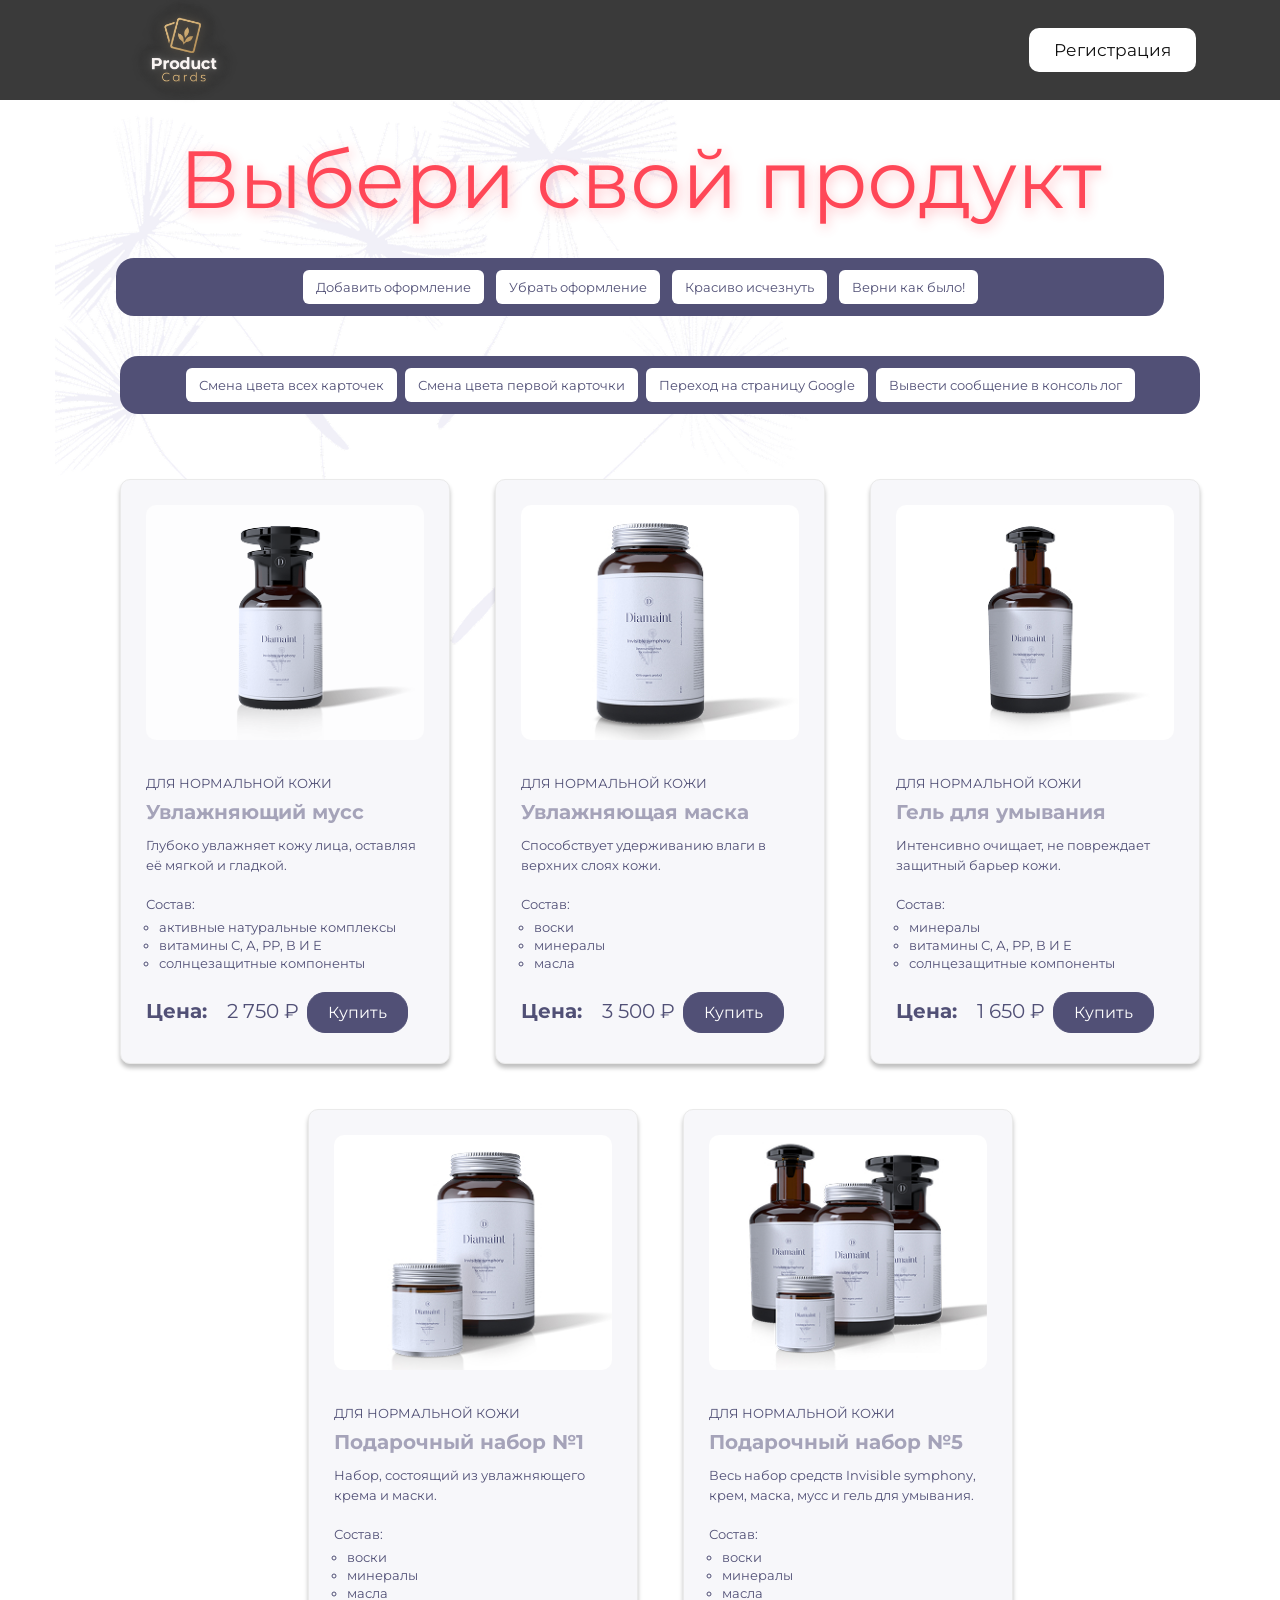
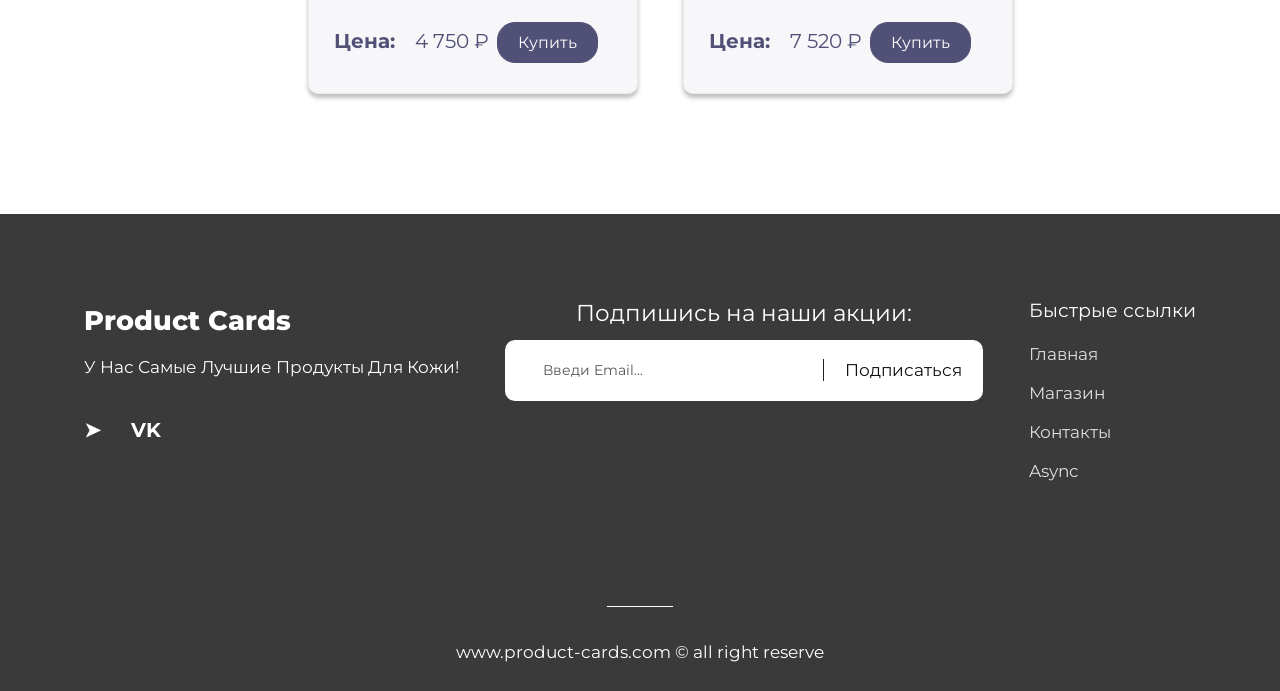
<file: index.html>
<!DOCTYPE html>
<html lang="ru">
<head>
    <meta charset="UTF-8">
    <meta name="viewport" content="width=device-width, initial-scale=1.0">
    <title>Document</title>
    <link rel="preconnect" href="https://fonts.googleapis.com">
    <link rel="preconnect" href="https://fonts.gstatic.com" crossorigin>
    <link href="https://fonts.googleapis.com/css2?family=Montserrat:ital,wght@0,100..900;1,100..900&display=swap" rel="stylesheet">
    <link rel="stylesheet" href="style/style.css">
    <link rel="stylesheet" href="style/title.css">
    <link rel="stylesheet" href="style/hw6.css">
    <link rel="stylesheet" href="style/catalog__products.css">
    <link rel="stylesheet" href="style/catalog__card.css">
    <link rel="stylesheet" href="style/footer.css">
    <link rel="stylesheet" href="style/position.css">
    <link rel="stylesheet" href="style/modal.css">
</head>
<body>
<header class="header">
    <div class="header__content">
        <img src="images/logo.png" alt="Product Cards" class="header__logo">
        <button class="registration-button">Регистрация</button>
    </div>
</header>
  <div class="controls">
    <div class="control">
    <h1 id="active" class="title basic decorated">Выбери свой продукт</h1>
    <div class="control-buttons">
    <button id="add" class="add">Добавить оформление</button>
    <button id="remove" class="remove">Убрать оформление</button>
    <button id="toggle" class="toggle">Красиво исчезнуть</button>
    <button id="reset" class="reset">Верни как было!</button>
    </div>
  </div>
</div>
    <ul class="catalog__products">
        <li class="catalog__controls">
    <button id="change-color-all-cards-button">Смена цвета всех карточек</button> 
    <button id="change-color-first-card-button">Смена цвета первой карточки</button> 
    <button id="open-google">Переход на страницу Google</button> 
    <button id="output-console-log">Вывести сообщение в консоль лог</button>
        </li>
        
          <div class="bg-flowers"></div>
        <li class="catalog__card">
            <img src="images/photo.jpg" alt="Товар увлажняющий мусс" class="product__photo"/>
            <span class="card__tag">для нормальной кожи</span>
            <h2 class="card__title">Увлажняющий мусс</h2>
            <p class="card__effect">Глубоко увлажняет кожу лица, оставляя её мягкой и гладкой.</p>
            <span class="card__compound">Состав:</span>
            <ul class="card__list">
                <li>активные натуральные комплексы</li>
                <li>витамины С, А, РР, В И Е</li>
                <li>солнцезащитные компоненты</li>
            </ul>
            <div class="card__price">
            <b class="card__price-tag">Цена:</b>
            <span class="card__price-number">2 750 ₽</span>
            <button class="card__button">Купить</button>
        </div>
        </li>
        
        <li class="catalog__card">
            <img src="images/photo1.jpg" alt="Товар увлажняющая маска" class="product__photo"/>
            <span class="card__tag">для нормальной кожи</span>
            <h2 class="card__title">Увлажняющая маска</h2>
            <p class="card__effect">Способствует удерживанию влаги в верхних слоях кожи.</p>
            <span class="card__compound">Состав:</span>
            <ul class="card__list">
                <li>воски</li>
                <li>минералы</li>
                <li>масла</li>
            </ul>
                <div class="card__price">
            <b class="card__price-tag">Цена:</b>
            <span class="card__price-number">3 500 ₽</span>
            <button class="card__button">Купить</button>
        </div>
        </li>

        <li class="catalog__card">
            <img src="images/photo2.jpg" alt="Товар гель для умывания" class="product__photo"/>
            <span class="card__tag">для нормальной кожи</span>
            <h2 class="card__title">Гель для умывания</h2>
            <p class="card__effect">Интенсивно очищает, не повреждает защитный барьер кожи.</p>
            <span class="card__compound">Состав:</span>
            <ul class="card__list">
                <li>минералы</li>
                <li>витамины С, А, РР, В И Е</li>
                <li>солнцезащитные компоненты</li>
            </ul>
            <div class="card__price">
            <b class="card__price-tag">Цена:</b>
            <span class="card__price-number">1 650 ₽</span>
            <button class="card__button">Купить</button>
        </div>
        </li>

        <li class="catalog__card">
            <img src="images/photo3.jpg" alt="Товар Подарочный набор №1" class="product__photo"/>
            <span class="card__tag">для нормальной кожи</span>
            <h2 class="card__title">Подарочный набор №1</h2>
            <p class="card__effect">Набор, состоящий из увлажняющего крема и маски.</p>
            <span class="card__compound">Состав:</span>
            <ul class="card__list">
                <li>воски</li>
                <li>минералы</li>
                <li>масла</li>
            </ul>
                <div class="card__price">
            <b class="card__price-tag">Цена:</b>
            <span class="card__price-number">4 750 ₽</span>
            <button class="card__button">Купить</button>
        </div>
        </li>

        <li class="catalog__card">
            <img src="images/photo4.jpg" alt="Товар Подарочный набор №5" class="product__photo"/>
            <span class="card__tag">для нормальной кожи</span>
            <h2 class="card__title">Подарочный набор №5</h2>
            <p class="card__effect">Весь набор средств Invisible symphony, крем, маска, мусс и гель для умывания.</p>
            <span class="card__compound">Состав:</span>
            <ul class="card__list">
                <li>воски</li>
                <li>минералы</li>
                <li>масла</li>
            </ul>
                <div class="card__price">
            <b class="card__price-tag">Цена:</b>
            <span class="card__price-number">7 520 ₽</span>
            <button class="card__button">Купить</button>
        </div>
        </li>
    </ul> 
    <ul id="product-list" class="catalog__products"></ul>
    <template id="product-template">
        <li class="catalog__card">
            <img class="products-imageUrl product__photo" src="" alt="">
            <span class="products-tag card__tag"></span>
            <h2 class="products-title card__title"></h2>
            <p class="products-effect card__effect"></p>
            <span class="card__compound">Состав:</span>
            <ul class="products-compound card__list"></ul>
            <div class="card__price">
                <b class="card__price-tag">Цена:</b>
                <span class="products-price card__price-number"></span>
                <button class="card__button">Купить</button>
            </div>
        </li>
    </template>
    <footer class="footer">
        <div class="footer__content">
            <div class="footer__brand">
                <h2 class="footer__logo">Product Cards</h2>
    
                <p class="footer__description">
                    У Нас Самые Лучшие Продукты Для Кожи!
                </p>
            <div class="footer__socials">
                <a href="https://web.telegram.org/" target="_blank" rel="noopener noreferrer" aria-label="Telegram">➤</a>
                <a href="https://vk.ru/" target="_blank" rel="noopener noreferrer" aria-label="ВКонтакте">VK</a>
            </div>
            </div>
            <div class="footer__subscribe">
                <p class="footer__subscribe-title">
                    Подпишись на наши акции:
                </p>
    
                <form class="footer__form" id="email-form">
                    <input type="email" name="email" placeholder="Введи Email..." required>
                    <button type="submit">Подписаться</button>
                </form>
                <div class="modal" id="registration-modal">
                    <div class="overlay"></div>
                
                    <div class="modal__content">
                        <button class="modal__close">&times;</button>
                
                        <h2>Регистрация</h2>
<form id="registration-form" novalidate>

    <label for="first-name">Имя</label>
    <input type="text" id="first-name" name="firstName" placeholder="Введите имя" required>

    <label for="last-name">Фамилия</label>
    <input type="text" id="last-name" name="lastName" placeholder="Введите фамилию" required>

    <label for="birth-date">Дата рождения</label>
    <input type="date" id="birth-date" name="birthDate" required>

    <label for="login">Логин</label>
    <input type="text" id="login" name="login" placeholder="Придумайте логин" minlength="3" required>

    <label for="password">Пароль</label>
    <input type="password" id="password" name="password" placeholder="Придумайте пароль" minlength="6" required>

    <label for="repeat-password">Повторите пароль</label>
    <input type="password" id="repeat-password" name="repeatPassword" placeholder="Повторите пароль" required>

    <button type="submit">Зарегистрироваться</button>

</form>
                    </div>
                </div>
            </div>
            <div class="footer__links">
                <h3>Быстрые ссылки</h3>
                <a href="#">Главная</a>
                <a href="#">Магазин</a>
                <a href="#">Контакты</a>
                <a href="./async/async.html">Async</a>
            </div>
        </div>
        <div class="footer__bottom">
            <span class="footer__line"></span>
            <p>www.product-cards.com © all right reserve</p>
        </div>
    </footer>

    <script type="module" src="main.js"></script>

</body>
</html>
</file>
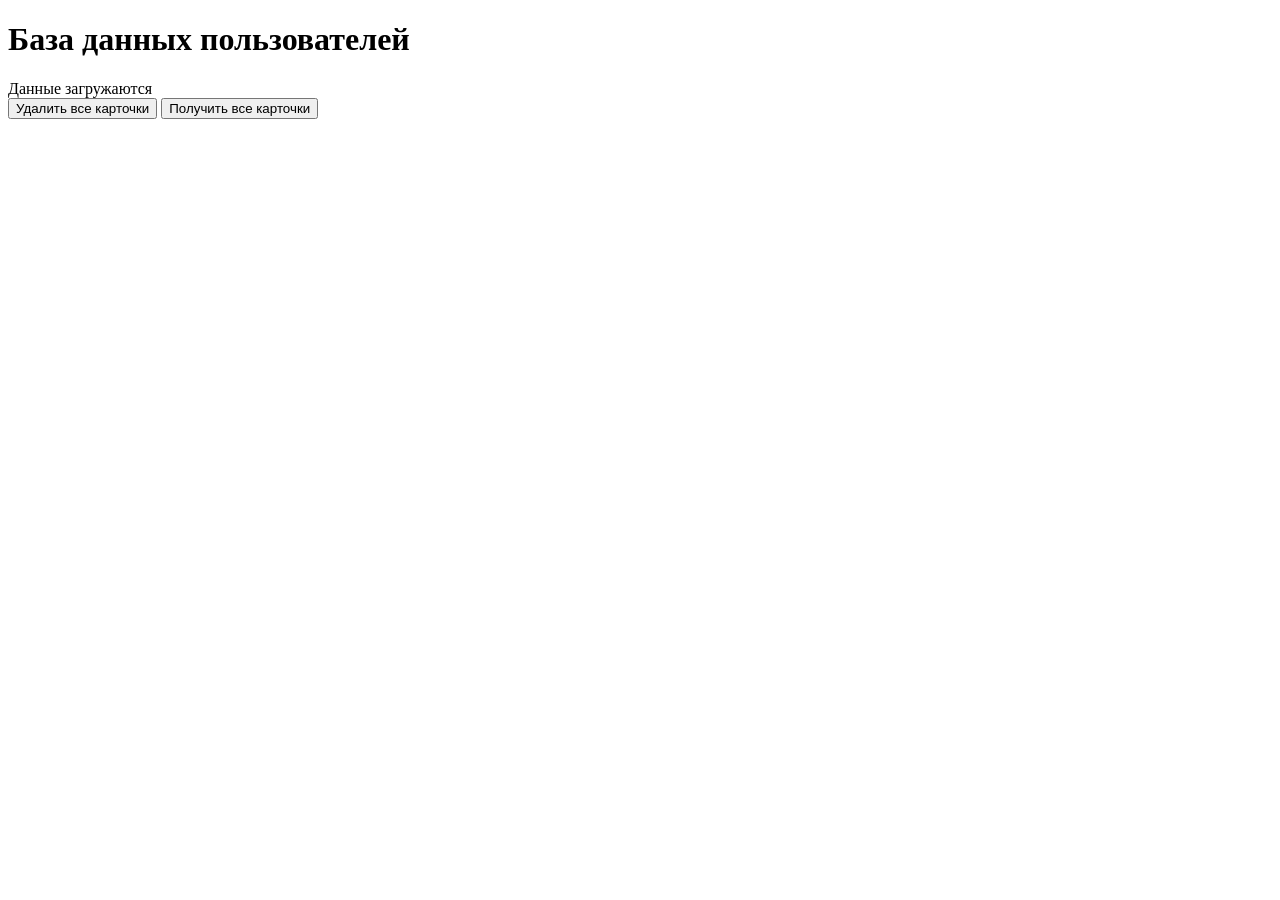
<file: async/async.html>
<!DOCTYPE html>
<html lang="ru">

<head>
  <meta charset="UTF-8">
  <meta name="viewport" content="width=device-width, initial-scale=1.0">
  <title>Async JavaScript</title>
</head>

<body>
  <main class="users-container">

    <h1>База данных пользователей</h1>

    <div id="status">Данные загружаются</div>

    <div class="users-controls">
      <button id="delete-all">Удалить все карточки</button>
      <button id="get-all">Получить все карточки</button>
    </div>

    <ul id="users-list" class="users-list"></ul>

  </main>

  <script type="module" src="./async.js"></script>

</body>

</html>
</file>
<file: style/style.css>
* {
  box-sizing: border-box;
}

@media (max-width: 1110px) { /*НУЖНА ДОПОЛНИТЕЛЬНАЯ ПРОВЕРКА*/
  .product-list{
    display:block;
  }
}

body {
  font-family: 'Montserrat', sans-serif;
  font-weight: 400;
  font-size: 13px;
  line-height: 18px;
  margin: 0;
}
</file>
<file: style/title.css>
.title {
  font-size: 70px;
  line-height: 220px;
  margin: 40px 0;
  text-align: center;
  font-weight: 400;
  color: #515076;
  transition: all 0.5s ease; /* Исчезнет */
}

 /* Стили оформления, которые будут добавляться */
  .border-blue { border: 3px dashed blue; }
  .text-red { color: red; }
  .bg-yellow { background-color: yellow; }


 /* для красивого исчезновения */
  .fade {
  opacity: 0;
  transform: scale(0.9);
  pointer-events: none; /* Чтобы нельзя было кликнуть по скрытому */
  }

.controls {
  display: flex;
  flex-direction: column;
  align-items: center;
  gap: 12px;
  position: relative;
}

.button { padding: 10px 15px; cursor: pointer; }
.reset { background-color: #ffcccc; }


.bg-flowers{
  pointer-events: none;
  position: absolute;
  background-image: url(../images/bg1.png);
  background-position: left top;
  background-repeat: no-repeat;
  background-size: 790px;
  width: 100%;
  height: 100%;
  z-index: -1;
  top: -300px;
}

/* Первая панель кнопок */
.control-buttons {
  width: 1080px;
  max-width: calc(100% - 32px);
  margin: 20px auto;
  padding: 12px 16px;
  box-sizing: border-box;
  display: flex;
  flex-direction: row;
  justify-content: center;
  align-items: center;
  flex-wrap: wrap;
  gap: 12px;
  background-color: #515076;
  border-radius: 18px;
}

/* Вторая панель кнопок */
.catalog__controls {
  width: 1080px;
  max-width: calc(100% - 32px);
  margin: 20px auto;
  padding: 12px 16px;
  box-sizing: border-box;

  display: flex;
  justify-content: center;
  align-items: center;
  flex-wrap: wrap;
  gap: 8px;
  background-color: #515076;
  border-radius: 18px;
  list-style: none;
}

/* Оформление кнопок в обеих панелях */
.control-buttons button,
.catalog__controls button {
  padding: 9px 13px;
  background-color: #ffffff;
  color: #515076;
  border: none;
  border-radius: 6px;
  font-family: Montserrat, sans-serif;
  font-size: 13px;
  cursor: pointer;
}

/* Эффект при наведении */
.control-buttons button:hover,
.catalog__controls button:hover {
  background-color: #C5A45D;
  color: #ffffff;
}
</file>
<file: style/hw6.css>
/* начальные стили для заголовка */
.title.basic {
    transition: all 0.5s ease; /* Для исчезновения и появления */
}

/*смена стиля кнопки*/
.title.decorated {
    color: #ff4757;
    text-shadow: 2px 2px 4px rgba(0, 0, 0, 0.2);
    transform: scale(1.1);
}

/*Стили для Красиво исчезнуть*/
.title.hidden {
    opacity: 0;
    visibility: hidden;
    transform: translateY(-20px);
}

/* Исходное состояние заголовка (плавность переходов) */
#active {
    transition: all 0.5s ease-in-out;
    font-size: 70px;
    line-height: 78px;
}

/* Эффект для кнопки "Добавить оформление" */
#active.decorated {
    color: #ff4757;                              /* Меняем цвет на красный */
    transform: scale(1.15);                       /* появление*/
    text-shadow: 2px 4px 10px rgba(255, 71, 87, 0.3); /* тень */
}

/* Эффект для кнопки "Красиво исчезнуть" */
#active.hidden {
    opacity: 0;                       /* уходит в прозрачный */
    transform: translateY(-30px);     /* двигаем вверх, эффект улетания */
    pointer-events: none;             /* Чтобы по скрытому тексту нельзя было кликнуть */
}
</file>
<file: style/catalog__products.css>
.catalog__products {
  padding-bottom: 60px;
  margin: 0 auto;
  display: flex;
  flex-wrap: wrap;
  gap: 45px;
  justify-content: center;
  max-width: 1210px;
  position: relative;
}
</file>
<file: style/catalog__card.css>
.catalog__card {
  display: flex;
  flex-direction: column;
  width: 330px;
  border-radius: 10px;
  box-shadow: 0px 4px 4px rgba(0, 0, 0, 0.25);
  padding: 25px;
  box-sizing: border-box;
  background-color: #F7F7FA;
  list-style: none;
  border: 1px solid #eaeaea;
  transition: background-color 0.4s ease, border-color 0.4s ease, box-shadow 0.4s ease; /* Плавная смена цвета */
}

.card__tag {
  font-size: 13px;
  line-height: 27px;
  display:block;
  margin-top: 30px;
  margin-bottom: 5px;
  text-transform: uppercase;
  color: #515076;
}

.card__title {
  font-size: 20px;
  line-height: 10px;
  margin: 5px 5px 5px 0;
  color: #A5A3B9;
  }

  
.card__effect{
  font-size: 13px;
  line-height: 20px;
  margin-bottom: 15px;
  color: #515076;
}

.product__photo {
  border-radius: 10px;
}

.card__compound {
  display: inline-block;
  margin-bottom: 5px;
  font-size: 13px;
  line-height: 18px;
  margin: 5px 5px 5px 0;
  color:#515076;
}

.card__list{
  padding: 0px 0px 0px 13px;
  color:#515076;
}

.card__price {
  margin-top: 15px;
}

.card__price-tag {
  font-size: 20px;
  font-weight: 700;
  line-height: 24px;
  color:#515076;
}
.card__price-number {
  font-size: 20px;
  line-height: 24px;
  color:#515076;
  margin-left: 17px;
}

.card__button {
  font-family: 'Montserrat', sans-serif;
  background-color: #515076;
  color: #fff;
  border: 1px solid #515076;
  border-radius: 18px;
  padding: 10px 20px;
  font-size: 16px;
  margin : 5px;
  cursor: pointer;
}
</file>
<file: style/footer.css>
.footer {
  width: 100%;
  min-height: 477px;
  box-sizing: border-box;
  background-color: #3A3A3A;
  color: #ffffff;
  padding: 90px 84px 28px;
  display: flex;
  flex-direction: column;
  justify-content: space-between;
  font-family: "Montserrat", sans-serif;
}

.footer__content {
  width: 100%;
  display: flex;
  justify-content: space-between;
  position: relative;
}


.footer__brand {
  text-align: left;
}

.footer__logo {
  font-size: 27px;
  line-height: 33px;
  font-weight: 800;
  margin-top: 0;
  margin-bottom: 20px;
}

.footer__description {
  font-size: 17px;
  line-height: 21px;
  margin-top: 0;
  margin-bottom: 0;
}


.footer__socials {
  display: flex;
  align-items: center;
  gap: 30px;
  margin-top: 43px;
}

.footer__socials a {
  color: #ffffff;
  font-size: 20px;
  font-weight: 700;
  text-decoration: none;
}


.footer__subscribe {
  width: 478px;
  text-align: center;
}

.footer__subscribe-title {
  font-size: 23px;
  line-height: 28px;
  margin-top: -5px;
  margin-bottom: 13px;
}


.footer__form {
  width: 478px;
  height: 61px;
  box-sizing: border-box;
  background-color: #ffffff;
  border-radius: 10px;
  display: flex;
  align-items: center;
  padding: 0 15px 0 36px;
}

.footer__form input {
  width: 100%;
  height: 100%;
  box-sizing: border-box;
  font-family: inherit;
  font-size: 14px;
  color: #383838;
  border: none;
  outline: none;
  background-color: transparent;
}

.footer__form input::placeholder {
  color: #555555;
}

.footer__form button {
  font-family: inherit;
  font-size: 17px;
  color: #111111;
  background-color: transparent;
  border: none;
  border-left: 1px solid #222222;
  padding-left: 21px;
  white-space: nowrap;
  cursor: pointer;
}


.footer__links {
  display: flex;
  flex-direction: column;
  align-items: flex-start;
  gap: 17px;
}

.footer__links h3 {
  font-size: 19px;
  line-height: 23px;
  font-weight: 400;
  margin-top: -5px;
  margin-bottom: 4px;
}

.footer__links a {
  font-size: 17px;
  line-height: 22px;
  color: #dddddd;
  text-decoration: none;
}

.footer__links a:hover {
  color: #ffffff;
}

.footer__bottom {
  width: 100%;
  text-align: center;
  color: #ffffff;
}

.footer__line {
  display: block;
  width: 66px;
  height: 1px;
  background-color: #ffffff;
  margin-top: 0;
  margin-bottom: 35px;
  margin-left: auto;
  margin-right: auto;
}

.footer__bottom p {
  font-size: 17px;
  line-height: 21px;
  margin-top: 0;
  margin-bottom: 0;
}


@media (max-width: 900px) {

  .footer {
    min-height: auto;
  }

  .footer__content {
    display: flex;
    flex-direction: column;
    align-items: center;
    gap: 45px;
    text-align: center;
  }

  .footer__brand {
    text-align: center;
  }

  .footer__subscribe {
    width: 100%;
    position: static;
  }

  .footer__form {
    width: 100%;
    max-width: 478px;
    margin-left: auto;
    margin-right: auto;
  }

  .footer__links {
    position: static;
    align-items: center;
  }

  .footer__socials {
    justify-content: center;
    margin-top: 25px;
  }

  .footer__bottom {
    margin-top: 60px;
  }

  .footer__bottom p {
    font-size: 13px;
  }
}
</file>
<file: style/position.css>
.header {
  width: 100%;
  height: 100px;
  box-sizing: border-box;
  background-color: #3A3A3A;
  color: #ffffff;
  padding: 0 84px;
  display: flex;

  align-items: center;
  font-family: "Montserrat", sans-serif;
}

.header__logo {
  width: 200px;
  height: auto;
  display: block;
  object-fit: contain;
}

.registration-button {
  font-family: inherit;
  font-size: 17px;
  color: #111111;
  background-color: #ffffff;
  border: none;
  border-radius: 10px;
  padding: 12px 25px;
  cursor: pointer;
}

@media (max-width: 600px) {
  .header {
    padding: 0 20px;
  }
}

.header__content {
  width: 100%;
  display: flex;
  justify-content: space-between;
  align-items: center;
}
</file>
<file: style/modal.css>
.modal {
  display: none;
}

.modal-showed {
  display: block;
}

.overlay {
  z-index: 1;
  position: fixed;
  top: 0;
  left: 0;
  width: 100%;
  height: 100%;
  background-color: rgba(0, 0, 0, 0.5);
}

.modal__content {
  position: fixed;
  top: 50%;
  left: 50%;
  transform: translate(-50%, -50%);
  width: 400px;
  padding: 30px;
  box-sizing: border-box;
  background-color: #ffffff;
  color: #3A3A3A;
  border-radius: 10px;
  z-index: 2;
  font-family: "Montserrat", sans-serif;
}

.modal__close {
  position: absolute;
  top: 10px;
  right: 10px;
  background-color: transparent;
  border: none;
  font-size: 25px;
  cursor: pointer;
}

#registration-form {
  display: flex;
  flex-direction: column;
  gap: 10px;
  margin-top: 25px;
}

#registration-form label {
  font-size: 14px;
  font-weight: 600;
  margin-top: 5px;
}

#registration-form input {
  width: 100%;
  height: 42px;
  box-sizing: border-box;
  padding: 0 12px;
  font-family: inherit;
  font-size: 14px;
  border: 1px solid #cccccc;
  border-radius: 6px;
}

#registration-form input:focus {
  outline: none;
  border-color: #C5A45D;
}

#registration-form button {
  margin-top: 15px;
  padding: 13px;
  background-color: #3A3A3A;
  color: #ffffff;
  font-family: inherit;
  font-size: 15px;
  border: none;
  border-radius: 8px;
  cursor: pointer;
}

@media (max-width: 500px) {
  .modal__content {
    width: 90%;
    padding: 25px 20px;
  }
}
</file>
